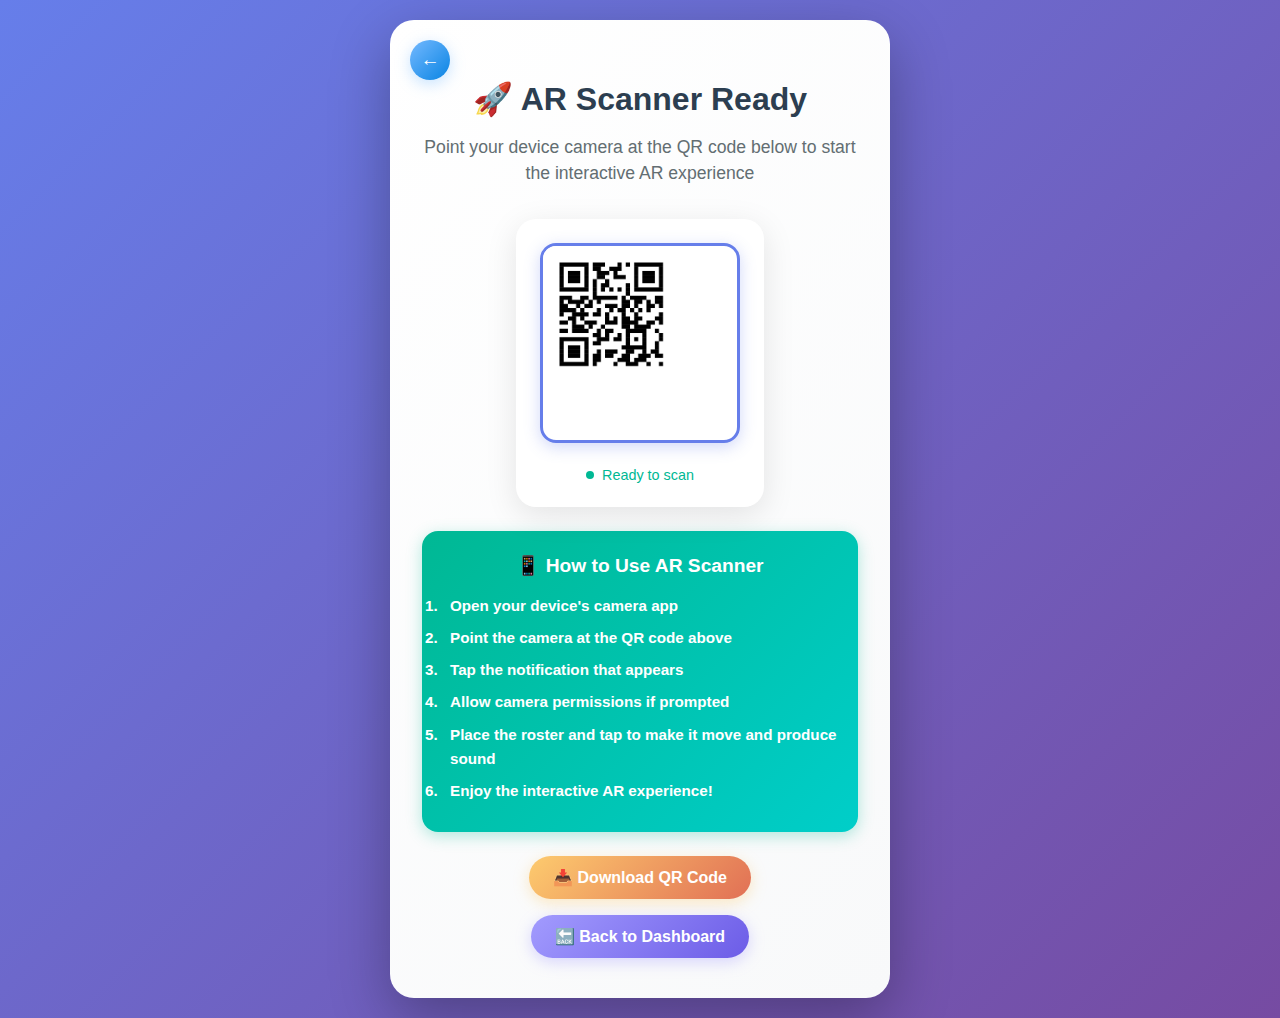
<file: ar-scanner.html>
<!DOCTYPE html>
<html lang="en">
<head>
    <meta charset="UTF-8">
    <meta name="viewport" content="width=device-width, initial-scale=1.0">
    <title>AR Scanner - STEMShare</title>
    <style>
        * {
            margin: 0;
            padding: 0;
            box-sizing: border-box;
        }
        
        body {
            font-family: 'Segoe UI', Tahoma, Geneva, Verdana, sans-serif;
            background: linear-gradient(135deg, #667eea 0%, #764ba2 100%);
            min-height: 100vh;
            display: flex;
            flex-direction: column;
            align-items: center;
            justify-content: center;
            padding: 20px;
        }
        
        .scanner-container {
            background: linear-gradient(135deg, #ffffff 0%, #f8f9fa 100%);
            border-radius: 24px;
            box-shadow: 0 20px 60px rgba(0,0,0,0.3);
            padding: 40px 32px;
            max-width: 500px;
            width: 100%;
            text-align: center;
            position: relative;
        }
        
        .back-btn {
            position: absolute;
            top: 20px;
            left: 20px;
            background: linear-gradient(135deg, #74b9ff 0%, #0984e3 100%);
            color: white;
            border: none;
            border-radius: 50%;
            width: 40px;
            height: 40px;
            font-size: 1.2em;
            cursor: pointer;
            transition: all 0.3s ease;
            box-shadow: 0 4px 15px rgba(116, 185, 255, 0.4);
            display: flex;
            align-items: center;
            justify-content: center;
        }
        
        .back-btn:hover {
            transform: scale(1.1);
            box-shadow: 0 6px 20px rgba(116, 185, 255, 0.6);
        }
        
        .scanner-title {
            color: #2c3e50;
            font-size: 2em;
            font-weight: 700;
            margin-bottom: 16px;
            margin-top: 20px;
        }
        
        .scanner-subtitle {
            color: #636e72;
            font-size: 1.1em;
            line-height: 1.5;
            margin-bottom: 32px;
        }
        
        .qr-code-container {
            background: white;
            border-radius: 20px;
            padding: 24px;
            margin: 24px auto;
            width: fit-content;
            box-shadow: 0 8px 32px rgba(0,0,0,0.1);
            display: flex;
            flex-direction: column;
            align-items: center;
            justify-content: center;
        }
        
        .qr-code-image {
            width: 200px;
            height: 200px;
            border-radius: 16px;
            border: 3px solid #667eea;
            box-shadow: 0 4px 16px rgba(102, 126, 234, 0.3);
            object-fit: contain;
            display: block;
            margin: 0 auto 16px auto;
        }
        
        .status-indicator {
            display: flex;
            align-items: center;
            justify-content: center;
            gap: 8px;
            font-size: 0.9em;
            color: #00b894;
            margin-top: 8px;
        }
        
        .status-dot {
            width: 8px;
            height: 8px;
            border-radius: 50%;
            background: #00b894;
            animation: pulse 1.5s infinite;
        }
        
        @keyframes pulse {
            0%, 100% { opacity: 1; }
            50% { opacity: 0.3; }
        }
        
        .instructions {
            background: linear-gradient(135deg, #00b894 0%, #00cec9 100%);
            color: white;
            padding: 20px;
            border-radius: 16px;
            margin-bottom: 24px;
            font-weight: 600;
            line-height: 1.6;
            box-shadow: 0 4px 16px rgba(0, 184, 148, 0.3);
        }
        
        .instructions-title {
            font-size: 1.2em;
            margin-bottom: 12px;
            display: flex;
            align-items: center;
            justify-content: center;
            gap: 8px;
        }
        
        .steps {
            text-align: left;
            font-size: 0.95em;
            margin: 0 auto;
            max-width: 400px;
        }
        
        .steps li {
            margin-bottom: 8px;
            padding-left: 8px;
        }
        
        .action-buttons {
            display: flex;
            gap: 16px;
            justify-content: center;
            flex-wrap: wrap;
        }
        
        .btn {
            padding: 12px 24px;
            border: none;
            border-radius: 25px;
            font-weight: 600;
            font-size: 1em;
            cursor: pointer;
            transition: all 0.3s ease;
            text-decoration: none;
            display: inline-flex;
            align-items: center;
            gap: 8px;
        }
        
        .btn-primary {
            background: linear-gradient(135deg, #fdcb6e 0%, #e17055 100%);
            color: white;
            box-shadow: 0 4px 15px rgba(253, 203, 110, 0.4);
        }
        
        .btn-primary:hover {
            transform: translateY(-2px);
            box-shadow: 0 6px 20px rgba(253, 203, 110, 0.6);
        }
        
        .btn-secondary {
            background: linear-gradient(135deg, #a29bfe 0%, #6c5ce7 100%);
            color: white;
            box-shadow: 0 4px 15px rgba(162, 155, 254, 0.4);
        }
        
        .btn-secondary:hover {
            transform: translateY(-2px);
            box-shadow: 0 6px 20px rgba(162, 155, 254, 0.6);
        }
        
        .scanning-animation {
            position: relative;
            overflow: hidden;
        }
        
        .scanning-animation::after {
            content: '';
            position: absolute;
            top: 0;
            left: -100%;
            width: 100%;
            height: 100%;
            background: linear-gradient(90deg, transparent, rgba(102, 126, 234, 0.3), transparent);
            animation: scan 2s infinite;
        }
        
        @keyframes scan {
            0% { left: -100%; }
            100% { left: 100%; }
        }
        
        @media (max-width: 768px) {
            .scanner-container {
                padding: 32px 24px;
                margin: 16px;
            }
            
            .scanner-title {
                font-size: 1.6em;
            }
            
            .qr-code-image {
                width: 160px;
                height: 160px;
            }
            
            .action-buttons {
                flex-direction: column;
            }
            
            .steps {
                max-width: 100%;
            }
        }
    </style>
</head>
<body>
    <div class="scanner-container">
        <button class="back-btn" onclick="window.location.href='student.html'" title="Back to Student Dashboard">
            ←
        </button>
        
        <div class="scanner-title">🚀 AR Scanner Ready</div>
        <div class="scanner-subtitle">
            Point your device camera at the QR code below to start the interactive AR experience
        </div>
        
        <div class="qr-code-container scanning-animation">
            <img src="frame.png" alt="AR Experience QR Code" class="qr-code-image">
            <div class="status-indicator">
                <div class="status-dot"></div>
                Ready to scan
            </div>
        </div>
        
        <div class="instructions">
            <div class="instructions-title">
                📱 How to Use AR Scanner
            </div>
            <ol class="steps">
                <li>Open your device's camera app</li>
                <li>Point the camera at the QR code above</li>
                <li>Tap the notification that appears</li>
                <li>Allow camera permissions if prompted</li>
                <li>Place the roster and tap to make it move and produce sound</li>
                <li>Enjoy the interactive AR experience!</li>
            </ol>
        </div>
        
        <div class="action-buttons">
            <button class="btn btn-primary" onclick="downloadQR()">
                📥 Download QR Code
            </button>
            <a href="student.html" class="btn btn-secondary">
                🔙 Back to Dashboard
            </a>
        </div>
    </div>

    <script>
        function downloadQR() {
            const link = document.createElement('a');
            link.href = 'frame.png';
            link.download = 'stemshare-ar-qr-code.png';
            document.body.appendChild(link);
            link.click();
            document.body.removeChild(link);
            
            showMessage('QR Code downloaded successfully!');
        }
        
        function showMessage(text) {
            const messageDiv = document.createElement('div');
            messageDiv.textContent = text;
            messageDiv.style.cssText = `
                position: fixed;
                top: 20px;
                right: 20px;
                background: linear-gradient(135deg, #00b894 0%, #00cec9 100%);
                color: white;
                padding: 12px 20px;
                border-radius: 8px;
                font-weight: 600;
                box-shadow: 0 4px 16px rgba(0, 184, 148, 0.3);
                z-index: 1000;
                animation: slideIn 0.3s ease-out;
            `;
            
            document.body.appendChild(messageDiv);
            
            setTimeout(() => {
                messageDiv.style.animation = 'slideOut 0.3s ease-in';
                setTimeout(() => {
                    if (document.body.contains(messageDiv)) {
                        document.body.removeChild(messageDiv);
                    }
                }, 300);
            }, 3000);
        }
        
        const style = document.createElement('style');
        style.textContent = `
            @keyframes slideIn {
                from { transform: translateX(100%); opacity: 0; }
                to { transform: translateX(0); opacity: 1; }
            }
            @keyframes slideOut {
                from { transform: translateX(0); opacity: 1; }
                to { transform: translateX(100%); opacity: 0; }
            }
        `;
        document.head.appendChild(style);
    </script>
</body>
</html>
</file>
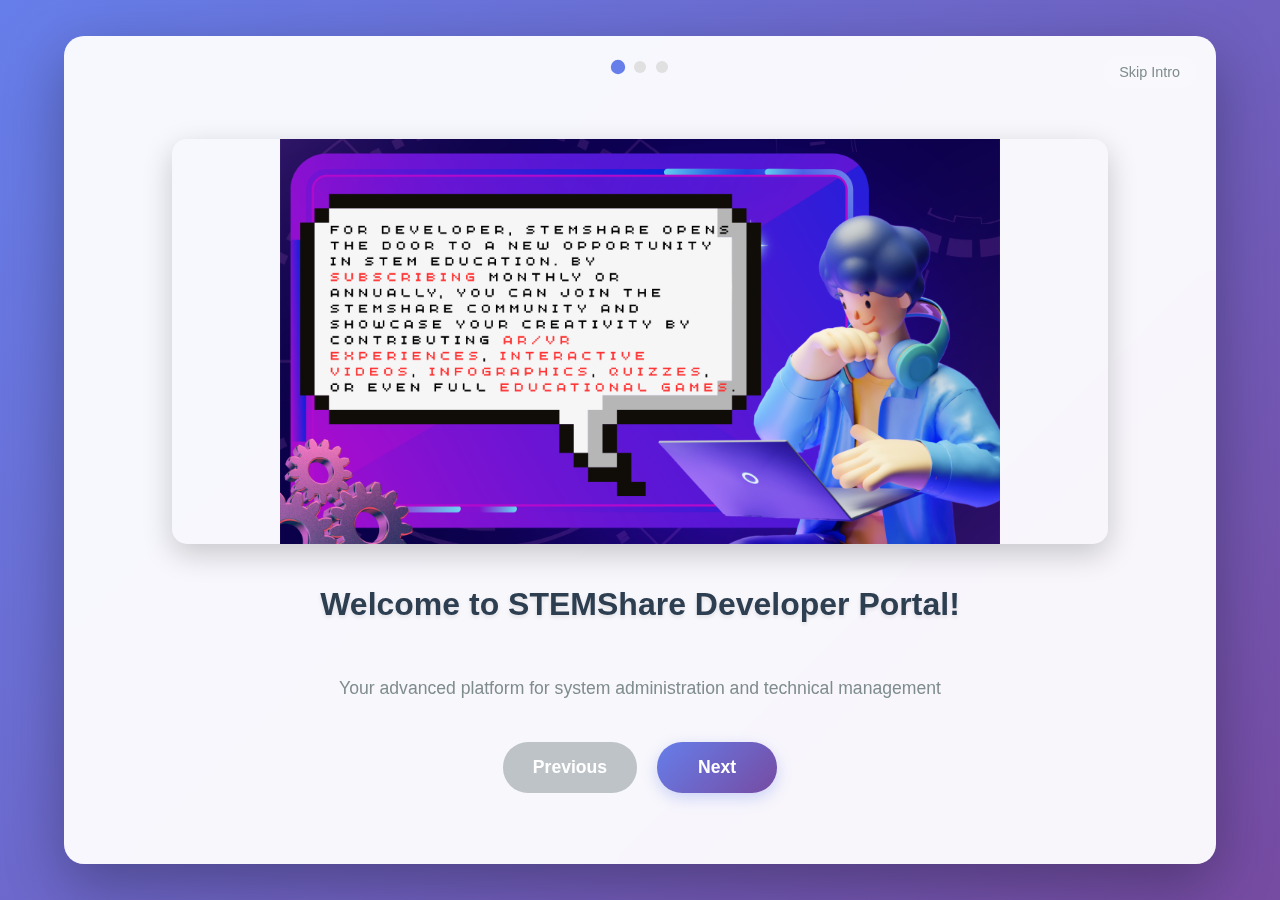
<file: developer-introduction.html>
<!DOCTYPE html>
<html lang="en">
<head>
    <meta charset="UTF-8">
    <meta name="viewport" content="width=device-width, initial-scale=1.0">
    <title>Welcome to STEMShare - Developer Introduction</title>
    <style>
        body {
            margin: 0;
            padding: 0;
            font-family: 'Segoe UI', Tahoma, Geneva, Verdana, sans-serif;
            background: linear-gradient(135deg, #667eea 0%, #764ba2 100%);
            min-height: 100vh;
            display: flex;
            align-items: center;
            justify-content: center;
        }

        .introduction-container {
            background: rgba(255, 255, 255, 0.95);
            border-radius: 20px;
            box-shadow: 0 20px 60px rgba(0, 0, 0, 0.3);
            padding: 20px;
            max-width: 95%;
            width: 95%;
            text-align: center;
            position: relative;
            backdrop-filter: blur(10px);
            height: 95vh;
            display: flex;
            flex-direction: column;
            justify-content: center;
            box-sizing: border-box;
        }

        .introduction-image {
            width: 100%;
            max-width: 90%;
            height: auto;
            max-height: 50vh;
            object-fit: contain;
            border-radius: 15px;
            box-shadow: 0 10px 30px rgba(0, 0, 0, 0.2);
            transition: transform 0.3s ease;
        }

        .introduction-image:hover {
            transform: scale(1.02);
        }

        .introduction-title {
            font-size: 2em;
            font-weight: 700;
            color: #2c3e50;
            margin-bottom: 15px;
            text-shadow: 0 2px 4px rgba(0, 0, 0, 0.1);
        }

        .introduction-subtitle {
            font-size: 1.1em;
            color: #7f8c8d;
            margin-bottom: 20px;
            line-height: 1.5;
        }

        .navigation-buttons {
            display: flex;
            justify-content: center;
            gap: 20px;
        }

        .nav-btn {
            background: linear-gradient(135deg, #667eea 0%, #764ba2 100%);
            color: white;
            border: none;
            padding: 15px 30px;
            border-radius: 25px;
            font-size: 1.1em;
            font-weight: 600;
            cursor: pointer;
            transition: all 0.3s ease;
            box-shadow: 0 5px 15px rgba(102, 126, 234, 0.3);
            min-width: 120px;
        }

        .nav-btn:hover {
            transform: translateY(-3px);
            box-shadow: 0 8px 25px rgba(102, 126, 234, 0.4);
        }

        .nav-btn:disabled {
            background: #bdc3c7;
            cursor: not-allowed;
            transform: none;
            box-shadow: none;
        }

        .lets-go-btn {
            background: linear-gradient(135deg, #00b894 0%, #00cec9 100%);
            font-size: 1.2em;
            padding: 18px 40px;
            min-width: 150px;
        }

        .lets-go-btn:hover {
            box-shadow: 0 8px 25px rgba(0, 184, 148, 0.4);
        }

        .progress-indicator {
            display: flex;
            justify-content: center;
            gap: 10px;
            margin-bottom: 20px;
        }

        .content-wrapper {
            flex: 1;
            display: flex;
            flex-direction: column;
            justify-content: center;
            align-items: center;
            gap: 20px;
        }

        .progress-dot {
            width: 12px;
            height: 12px;
            border-radius: 50%;
            background: #e0e0e0;
            transition: all 0.3s ease;
        }

        .progress-dot.active {
            background: #667eea;
            transform: scale(1.2);
        }

        .skip-intro {
            position: absolute;
            top: 20px;
            right: 20px;
            background: rgba(255, 255, 255, 0.2);
            color: #7f8c8d;
            border: none;
            padding: 8px 16px;
            border-radius: 20px;
            font-size: 0.9em;
            cursor: pointer;
            transition: all 0.3s ease;
        }

        .skip-intro:hover {
            background: rgba(255, 255, 255, 0.3);
            color: #2c3e50;
        }

        @media (max-width: 768px) {
            .introduction-container {
                padding: 20px 15px;
                margin: 10px;
                height: 95vh;
                width: 98%;
                max-width: 98%;
            }

            .content-wrapper {
                gap: 15px;
            }

            .introduction-image {
                max-width: 95%;
                max-height: 50vh;
            }

            .introduction-title {
                font-size: 1.8em;
                margin-bottom: 0;
            }

            .introduction-subtitle {
                font-size: 1em;
                margin-bottom: 0;
            }

            .navigation-buttons {
                flex-direction: column;
                align-items: center;
                gap: 15px;
            }

            .nav-btn {
                width: 180px;
                padding: 12px 24px;
                font-size: 1em;
            }

            .progress-indicator {
                margin-bottom: 20px;
            }
        }

        /* Large screens - maximize image size */
        @media (min-width: 1200px) {
            .introduction-container {
                max-width: 90%;
                padding: 25px;
                height: 92vh;
            }

            .introduction-image {
                max-width: 85%;
                max-height: 45vh;
            }
        }

        /* Medium screens - balanced layout */
        @media (min-width: 769px) and (max-width: 1199px) {
            .introduction-container {
                max-width: 92%;
                padding: 25px;
                height: 93vh;
            }

            .introduction-image {
                max-width: 88%;
                max-height: 48vh;
            }
        }

        .fade-in {
            animation: fadeIn 0.5s ease-in;
        }

        @keyframes fadeIn {
            from {
                opacity: 0;
                transform: translateY(20px);
            }
            to {
                opacity: 1;
                transform: translateY(0);
            }
        }
    </style>
</head>
<body>
    <div class="introduction-container fade-in">
        <button class="skip-intro" onclick="skipIntroduction()">Skip Intro</button>
        
        <div class="progress-indicator">
            <div class="progress-dot active" id="dot1"></div>
            <div class="progress-dot" id="dot2"></div>
            <div class="progress-dot" id="dot3"></div>
        </div>

        <div class="content-wrapper">
            <img src="developer1.png" alt="Developer Introduction Image 1" class="introduction-image" id="introImage">
            
            <h1 class="introduction-title" id="introTitle">Welcome to STEMShare Developer Portal!</h1>
            <p class="introduction-subtitle" id="introSubtitle">Your advanced platform for system administration and technical management</p>
            
            <div class="navigation-buttons">
                <button class="nav-btn" id="prevBtn" onclick="previousImage()" disabled>Previous</button>
                <button class="nav-btn" id="nextBtn" onclick="nextImage()">Next</button>
                <button class="nav-btn lets-go-btn" id="letsGoBtn" onclick="goToMainPage()" style="display: none;">Let's Go!</button>
            </div>
        </div>
    </div>

    <script>
        let currentImageIndex = 0;
        const totalImages = 3;
        
        const introductionData = [
            {
                image: 'developer1.png',
                title: 'Welcome to STEMShare Developer Portal!',
                subtitle: 'Your advanced platform for system administration and technical management'
            },
            {
                image: 'developer2.png',
                title: 'System Administration',
                subtitle: 'Monitor system performance, manage user accounts, and maintain platform infrastructure'
            },
            {
                image: 'developer3.png',
                title: 'Technical Support & Development',
                subtitle: 'Debug issues, implement new features, and ensure optimal platform functionality'
            }
        ];

        function updateIntroduction() {
            const data = introductionData[currentImageIndex];
            
            // Update image
            document.getElementById('introImage').src = data.image;
            document.getElementById('introTitle').textContent = data.title;
            document.getElementById('introSubtitle').textContent = data.subtitle;
            
            // Update progress dots
            document.querySelectorAll('.progress-dot').forEach((dot, index) => {
                dot.classList.toggle('active', index === currentImageIndex);
            });
            
            // Update navigation buttons
            document.getElementById('prevBtn').disabled = currentImageIndex === 0;
            document.getElementById('nextBtn').style.display = currentImageIndex === totalImages - 1 ? 'none' : 'inline-block';
            document.getElementById('letsGoBtn').style.display = currentImageIndex === totalImages - 1 ? 'inline-block' : 'none';
            
            // Add fade-in animation
            const container = document.querySelector('.introduction-container');
            container.classList.remove('fade-in');
            void container.offsetWidth; // Trigger reflow
            container.classList.add('fade-in');
        }

        function nextImage() {
            if (currentImageIndex < totalImages - 1) {
                currentImageIndex++;
                updateIntroduction();
            }
        }

        function previousImage() {
            if (currentImageIndex > 0) {
                currentImageIndex--;
                updateIntroduction();
            }
        }

        function goToMainPage() {
            // Store that the user has seen the introduction
            localStorage.setItem('hasSeenDeveloperIntroduction', 'true');
            // Redirect to the main developer page
            window.location.href = 'developer.html';
        }

        function skipIntroduction() {
            // Store that the user has seen the introduction
            localStorage.setItem('hasSeenDeveloperIntroduction', 'true');
            // Redirect to the main developer page
            window.location.href = 'developer.html';
        }

        // Keyboard navigation
        document.addEventListener('keydown', function(event) {
            if (event.key === 'ArrowRight' || event.key === ' ') {
                event.preventDefault();
                if (currentImageIndex < totalImages - 1) {
                    nextImage();
                } else {
                    goToMainPage();
                }
            } else if (event.key === 'ArrowLeft') {
                event.preventDefault();
                previousImage();
            } else if (event.key === 'Escape') {
                event.preventDefault();
                skipIntroduction();
            }
        });

        // Initialize the introduction
        updateIntroduction();
    </script>
</body>
</html>
</file>
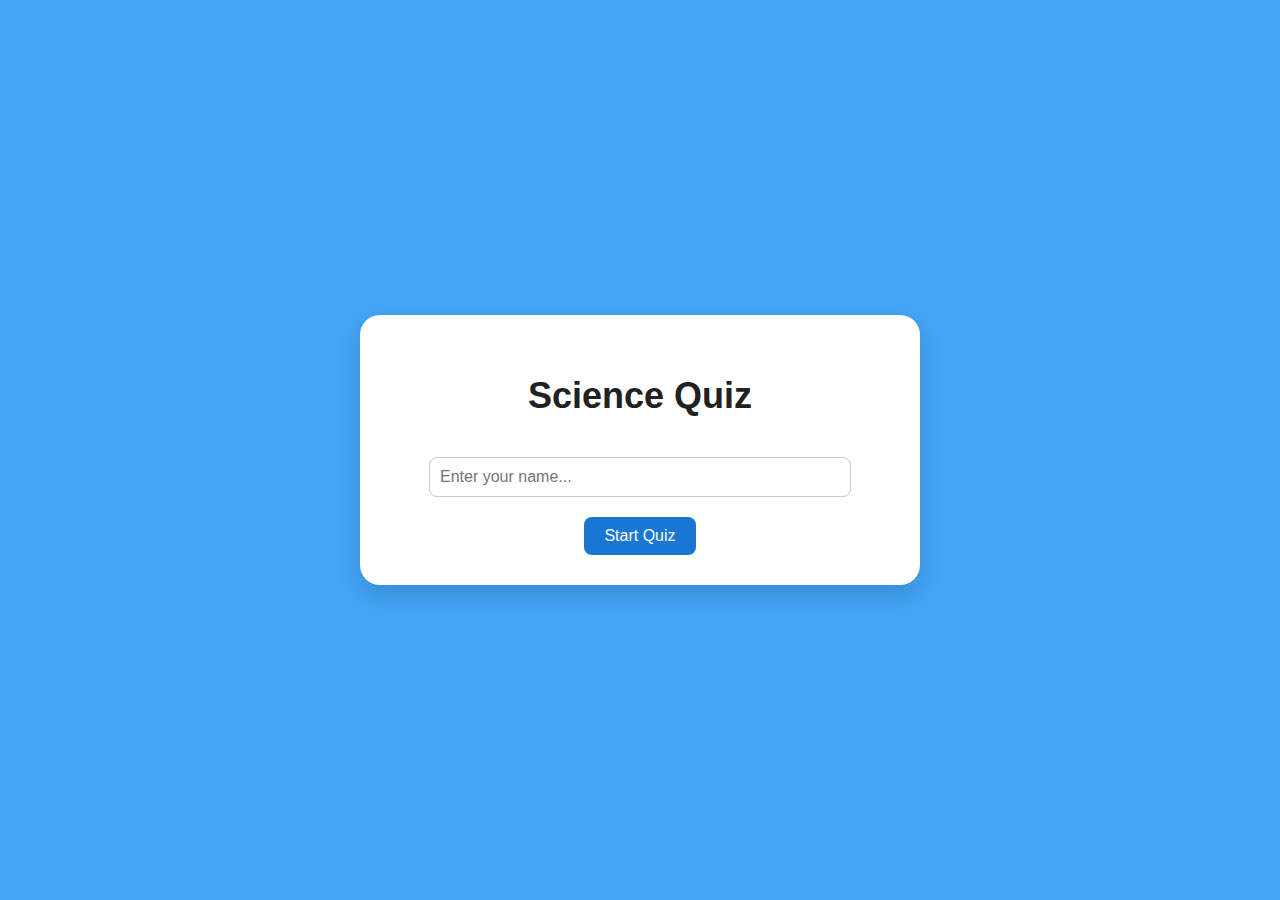
<file: game.html>
<!DOCTYPE html>
<html lang="en">
<head>
  <meta charset="UTF-8" />
  <title>Science Quiz</title>
  <meta name="viewport" content="width=device-width, initial-scale=1.0" />
  <style>
    body {
      font-family: 'Segoe UI', sans-serif;
      background-color: #42a5f5;
      margin: 0;
      padding: 0;
      display: flex;
      justify-content: center;
      align-items: center;
      min-height: 100vh;
    }

    .quiz-container {
      background-color: white;
      border-radius: 20px;
      padding: 30px;
      width: 90%;
      max-width: 500px;
      box-shadow: 0 10px 25px rgba(0,0,0,0.15);
      text-align: center;
    }

    .quiz-header {
      font-size: 36px;
      font-weight: bold;
      color: #212121;
    }

    .question-text {
      font-size: 20px;
      color: #555;
      margin: 20px 0;
    }

    .option-grid {
      display: grid;
      grid-template-columns: 1fr 1fr;
      gap: 15px;
      margin-top: 20px;
    }

    .option {
      background-color: #fff;
      border: 2px solid #90caf9;
      padding: 12px;
      border-radius: 10px;
      cursor: pointer;
      font-size: 16px;
      font-weight: bold;
      transition: 0.3s;
    }

    .option:hover {
      background-color: #e3f2fd;
    }

    #progress {
      margin-top: 15px;
      font-size: 14px;
      color: #333;
    }

    .hidden {
      display: none;
    }

    button {
      background-color: #1976d2;
      color: white;
      border: none;
      padding: 10px 20px;
      border-radius: 8px;
      font-size: 16px;
      margin-top: 20px;
      cursor: pointer;
    }

    button:hover {
      background-color: #1565c0;
    }

    input[type="text"] {
      width: 80%;
      padding: 10px;
      border-radius: 8px;
      border: 1px solid #ccc;
      font-size: 16px;
      margin-top: 10px;
    }

    #scoreboard ul {
      list-style: none;
      padding: 0;
    }

    #scoreboard li {
      text-align: left;
      padding: 5px 0;
    }
  </style>
</head>
<body>

<div class="quiz-container">
  <div id="nameBox">
    <h2 class="quiz-header">Science Quiz</h2>
    <input type="text" id="studentName" placeholder="Enter your name..." />
    <br>
    <button onclick="startQuiz()">Start Quiz</button>
  </div>

  <div id="quizBox" class="hidden">
    <div class="question-text" id="questionText"></div>
    <div class="option-grid" id="options"></div>
    <div id="progress"></div>
  </div>

  <div id="endScreen" class="hidden">
    <h3 id="result"></h3>
    <div id="scoreboard">
      <h3>🏆 Previous Player Scores:</h3>
      <ul id="playerList"></ul>
    </div>
    <button onclick="restart()">Play Again</button>
  </div>
</div>

<script>
  const questions = [
    {
      question: "What is the chemical symbol for water?",
      options: ["H2O", "O2", "CO2", "NaCl"],
      answer: "H2O"
    },
    {
      question: "Which planet is known as the Red Planet?",
      options: ["Venus", "Mars", "Jupiter", "Mercury"],
      answer: "Mars"
    },
    {
      question: "What gas do plants absorb from the atmosphere?",
      options: ["Oxygen", "Carbon Dioxide", "Nitrogen", "Hydrogen"],
      answer: "Carbon Dioxide"
    },
    {
      question: "What part of the cell contains the genetic material (DNA)?",
      options: ["Ribosome", "Nucleus", "Mitochondria", "Cytoplasm"],
      answer: "Nucleus"
    },
    {
      question: "What force keeps planets in orbit around the sun?",
      options: ["Magnetism", "Electricity", "Friction", "Gravity"],
      answer: "Gravity"
    },
    {
      question: "Which organ is responsible for pumping blood throughout the body?",
      options: ["Liver", "Brain", "Heart", "Lungs"],
      answer: "Heart"
    }
  ];

  const QUIZ_KEY = "science_quiz_scores";

  let currentIndex = 0;
  let score = 0;
  let studentName = "";

  function startQuiz() {
    const nameInput = document.getElementById("studentName").value.trim();
    if (nameInput === "") {
      alert("Please enter your name.");
      return;
    }
    studentName = nameInput;
    document.getElementById("nameBox").classList.add("hidden");
    document.getElementById("quizBox").classList.remove("hidden");
    showQuestion();
  }

  function showQuestion() {
    const q = questions[currentIndex];
    document.getElementById("questionText").innerHTML = q.question;
    const optionsBox = document.getElementById("options");
    optionsBox.innerHTML = "";
    q.options.forEach((option, index) => {
      const btn = document.createElement("div");
      const label = String.fromCharCode(65 + index); // A, B, C, D
      btn.className = "option";
      btn.innerText = `${label}: ${option}`;
      btn.onclick = () => checkAnswer(option);
      optionsBox.appendChild(btn);
    });
    document.getElementById("progress").innerText = `Question ${currentIndex + 1} of ${questions.length}`;
  }

  function checkAnswer(selected) {
    if (selected === questions[currentIndex].answer) {
      score++;
    }
    currentIndex++;
    if (currentIndex < questions.length) {
      showQuestion();
    } else {
      endQuiz();
    }
  }

  function endQuiz() {
    document.getElementById("quizBox").classList.add("hidden");
    document.getElementById("endScreen").classList.remove("hidden");
    document.getElementById("result").innerText = `🎉 ${studentName}, your score is ${score}/${questions.length}`;

    saveScore(studentName, score);
    showAllScores();
  }

  function saveScore(name, score) {
    let scores = JSON.parse(localStorage.getItem(QUIZ_KEY)) || {};
    scores[name] = score;
    localStorage.setItem(QUIZ_KEY, JSON.stringify(scores));
  }

  function showAllScores() {
    const scoreList = document.getElementById("playerList");
    scoreList.innerHTML = "";
    const scores = JSON.parse(localStorage.getItem(QUIZ_KEY)) || {};
    for (const [name, score] of Object.entries(scores)) {
      const li = document.createElement("li");
      li.innerText = `${name}: ${score} / ${questions.length}`;
      scoreList.appendChild(li);
    }
  }

  function restart() {
    currentIndex = 0;
    score = 0;
    studentName = "";
    document.getElementById("studentName").value = "";
    document.getElementById("endScreen").classList.add("hidden");
    document.getElementById("nameBox").classList.remove("hidden");
  }
</script>

</body>
</html>
</file>
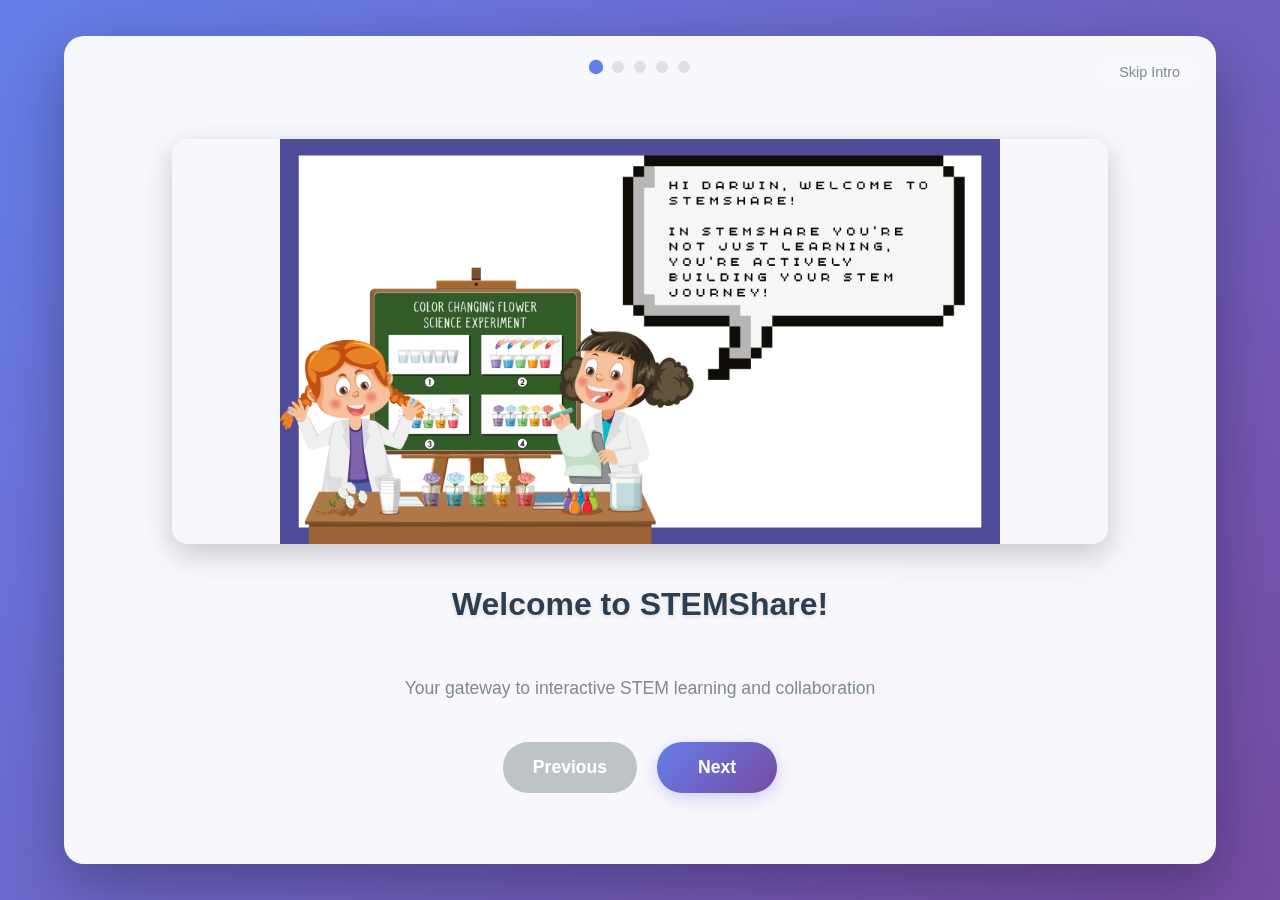
<file: introduction.html>
<!DOCTYPE html>
<html lang="en">
<head>
    <meta charset="UTF-8">
    <meta name="viewport" content="width=device-width, initial-scale=1.0">
    <title>Welcome to STEMShare - Introduction</title>
    <style>
        body {
            margin: 0;
            padding: 0;
            font-family: 'Segoe UI', Tahoma, Geneva, Verdana, sans-serif;
            background: linear-gradient(135deg, #667eea 0%, #764ba2 100%);
            min-height: 100vh;
            display: flex;
            align-items: center;
            justify-content: center;
        }

        .introduction-container {
            background: rgba(255, 255, 255, 0.95);
            border-radius: 20px;
            box-shadow: 0 20px 60px rgba(0, 0, 0, 0.3);
            padding: 20px;
            max-width: 95%;
            width: 95%;
            text-align: center;
            position: relative;
            backdrop-filter: blur(10px);
            height: 95vh;
            display: flex;
            flex-direction: column;
            justify-content: center;
            box-sizing: border-box;
        }

        .introduction-image {
            width: 100%;
            max-width: 90%;
            height: auto;
            max-height: 50vh;
            object-fit: contain;
            border-radius: 15px;
            box-shadow: 0 10px 30px rgba(0, 0, 0, 0.2);
            transition: transform 0.3s ease;
        }

        .introduction-image:hover {
            transform: scale(1.02);
        }

        .introduction-title {
            font-size: 2em;
            font-weight: 700;
            color: #2c3e50;
            margin-bottom: 15px;
            text-shadow: 0 2px 4px rgba(0, 0, 0, 0.1);
        }

        .introduction-subtitle {
            font-size: 1.1em;
            color: #7f8c8d;
            margin-bottom: 20px;
            line-height: 1.5;
        }

        .navigation-buttons {
            display: flex;
            justify-content: center;
            gap: 20px;
        }

        .nav-btn {
            background: linear-gradient(135deg, #667eea 0%, #764ba2 100%);
            color: white;
            border: none;
            padding: 15px 30px;
            border-radius: 25px;
            font-size: 1.1em;
            font-weight: 600;
            cursor: pointer;
            transition: all 0.3s ease;
            box-shadow: 0 5px 15px rgba(102, 126, 234, 0.3);
            min-width: 120px;
        }

        .nav-btn:hover {
            transform: translateY(-3px);
            box-shadow: 0 8px 25px rgba(102, 126, 234, 0.4);
        }

        .nav-btn:disabled {
            background: #bdc3c7;
            cursor: not-allowed;
            transform: none;
            box-shadow: none;
        }

        .lets-go-btn {
            background: linear-gradient(135deg, #00b894 0%, #00cec9 100%);
            font-size: 1.2em;
            padding: 18px 40px;
            min-width: 150px;
        }

        .lets-go-btn:hover {
            box-shadow: 0 8px 25px rgba(0, 184, 148, 0.4);
        }

        .progress-indicator {
            display: flex;
            justify-content: center;
            gap: 10px;
            margin-bottom: 20px;
        }

        .content-wrapper {
            flex: 1;
            display: flex;
            flex-direction: column;
            justify-content: center;
            align-items: center;
            gap: 20px;
        }

        .progress-dot {
            width: 12px;
            height: 12px;
            border-radius: 50%;
            background: #e0e0e0;
            transition: all 0.3s ease;
        }

        .progress-dot.active {
            background: #667eea;
            transform: scale(1.2);
        }

        .skip-intro {
            position: absolute;
            top: 20px;
            right: 20px;
            background: rgba(255, 255, 255, 0.2);
            color: #7f8c8d;
            border: none;
            padding: 8px 16px;
            border-radius: 20px;
            font-size: 0.9em;
            cursor: pointer;
            transition: all 0.3s ease;
        }

        .skip-intro:hover {
            background: rgba(255, 255, 255, 0.3);
            color: #2c3e50;
        }

        @media (max-width: 768px) {
            .introduction-container {
                padding: 20px 15px;
                margin: 10px;
                height: 95vh;
                width: 98%;
                max-width: 98%;
            }

            .content-wrapper {
                gap: 15px;
            }

            .introduction-image {
                max-width: 95%;
                max-height: 50vh;
            }

            .introduction-title {
                font-size: 1.8em;
                margin-bottom: 0;
            }

            .introduction-subtitle {
                font-size: 1em;
                margin-bottom: 0;
            }

            .navigation-buttons {
                flex-direction: column;
                align-items: center;
                gap: 15px;
            }

            .nav-btn {
                width: 180px;
                padding: 12px 24px;
                font-size: 1em;
            }

            .progress-indicator {
                margin-bottom: 20px;
            }
        }

        /* Large screens - maximize image size */
        @media (min-width: 1200px) {
            .introduction-container {
                max-width: 90%;
                padding: 25px;
                height: 92vh;
            }

            .introduction-image {
                max-width: 85%;
                max-height: 45vh;
            }
        }

        /* Medium screens - balanced layout */
        @media (min-width: 769px) and (max-width: 1199px) {
            .introduction-container {
                max-width: 92%;
                padding: 25px;
                height: 93vh;
            }

            .introduction-image {
                max-width: 88%;
                max-height: 48vh;
            }
        }

        .fade-in {
            animation: fadeIn 0.5s ease-in;
        }

        @keyframes fadeIn {
            from {
                opacity: 0;
                transform: translateY(20px);
            }
            to {
                opacity: 1;
                transform: translateY(0);
            }
        }
    </style>
</head>
<body>
    <div class="introduction-container fade-in">
        <button class="skip-intro" onclick="skipIntroduction()">Skip Intro</button>
        
        <div class="progress-indicator">
            <div class="progress-dot active" id="dot1"></div>
            <div class="progress-dot" id="dot2"></div>
            <div class="progress-dot" id="dot3"></div>
            <div class="progress-dot" id="dot4"></div>
            <div class="progress-dot" id="dot5"></div>
        </div>

        <div class="content-wrapper">
            <img src="student1.png" alt="Introduction Image 1" class="introduction-image" id="introImage">
            
            <h1 class="introduction-title" id="introTitle">Welcome to STEMShare!</h1>
            <p class="introduction-subtitle" id="introSubtitle">Your gateway to interactive STEM learning and collaboration</p>
            
            <div class="navigation-buttons">
                <button class="nav-btn" id="prevBtn" onclick="previousImage()" disabled>Previous</button>
                <button class="nav-btn" id="nextBtn" onclick="nextImage()">Next</button>
                <button class="nav-btn lets-go-btn" id="letsGoBtn" onclick="goToMainPage()" style="display: none;">Let's Go!</button>
            </div>
        </div>
    </div>

    <script>
        let currentImageIndex = 0;
        const totalImages = 5;
        
        const introductionData = [
            {
                image: 'student1.png',
                title: 'Welcome to STEMShare!',
                subtitle: 'Your gateway to interactive STEM learning and collaboration'
            },
            {
                image: 'student2.png',
                title: 'Discover Amazing Resources',
                subtitle: 'Access educational materials, notes, and study resources shared by teachers and students'
            },
            {
                image: 'student3.png',
                title: 'Play Educational Games',
                subtitle: 'Learn while having fun with interactive games and earn points to unlock more features'
            },
            {
                image: 'student4.png',
                title: 'Get AI-Powered Help',
                subtitle: 'Our intelligent AI assistant is here to help you with your studies and answer questions'
            },
            {
                image: 'student5.png',
                title: 'Experience AR/VR Learning',
                subtitle: 'Immerse yourself in cutting-edge augmented and virtual reality educational experiences'
            }
        ];

        function updateIntroduction() {
            const data = introductionData[currentImageIndex];
            
            // Update image
            document.getElementById('introImage').src = data.image;
            document.getElementById('introTitle').textContent = data.title;
            document.getElementById('introSubtitle').textContent = data.subtitle;
            
            // Update progress dots
            document.querySelectorAll('.progress-dot').forEach((dot, index) => {
                dot.classList.toggle('active', index === currentImageIndex);
            });
            
            // Update navigation buttons
            document.getElementById('prevBtn').disabled = currentImageIndex === 0;
            document.getElementById('nextBtn').style.display = currentImageIndex === totalImages - 1 ? 'none' : 'inline-block';
            document.getElementById('letsGoBtn').style.display = currentImageIndex === totalImages - 1 ? 'inline-block' : 'none';
            
            // Add fade-in animation
            const container = document.querySelector('.introduction-container');
            container.classList.remove('fade-in');
            void container.offsetWidth; // Trigger reflow
            container.classList.add('fade-in');
        }

        function nextImage() {
            if (currentImageIndex < totalImages - 1) {
                currentImageIndex++;
                updateIntroduction();
            }
        }

        function previousImage() {
            if (currentImageIndex > 0) {
                currentImageIndex--;
                updateIntroduction();
            }
        }

        function goToMainPage() {
            // Store that the user has seen the introduction
            localStorage.setItem('hasSeenIntroduction', 'true');
            // Redirect to the main student page
            window.location.href = 'student.html';
        }

        function skipIntroduction() {
            // Store that the user has seen the introduction
            localStorage.setItem('hasSeenIntroduction', 'true');
            // Redirect to the main student page
            window.location.href = 'student.html';
        }

        // Keyboard navigation
        document.addEventListener('keydown', function(event) {
            if (event.key === 'ArrowRight' || event.key === ' ') {
                event.preventDefault();
                if (currentImageIndex < totalImages - 1) {
                    nextImage();
                } else {
                    goToMainPage();
                }
            } else if (event.key === 'ArrowLeft') {
                event.preventDefault();
                previousImage();
            } else if (event.key === 'Escape') {
                event.preventDefault();
                skipIntroduction();
            }
        });

        // Initialize the introduction
        updateIntroduction();
    </script>
</body>
</html>
</file>
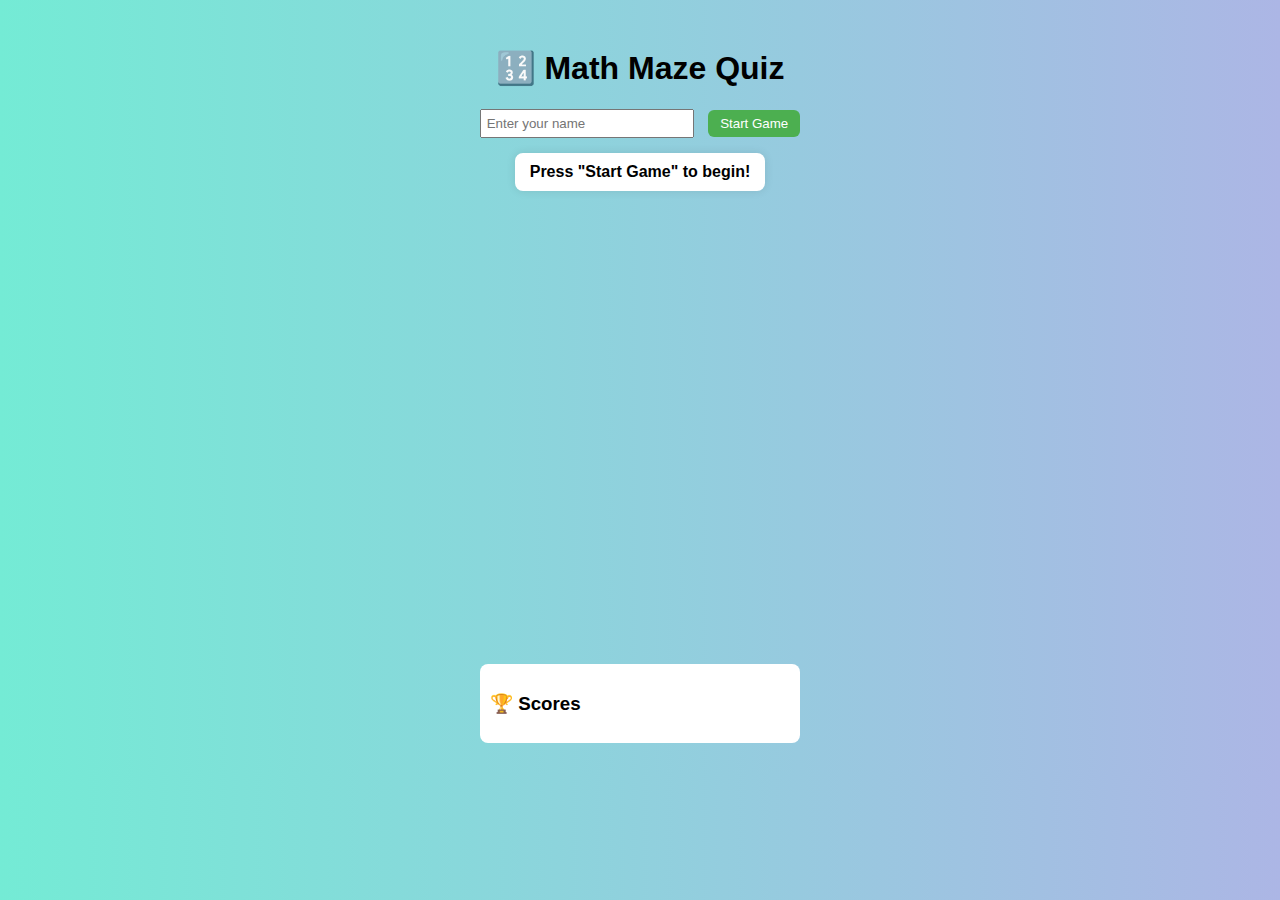
<file: math.html>
<!DOCTYPE html>
<html lang="en">
<head>
  <meta charset="UTF-8">
  <title>Math Maze Game</title>
  <style>
    body {
      font-family: 'Segoe UI', sans-serif;
      background: linear-gradient(to right, #74ebd5, #acb6e5);
      display: flex;
      flex-direction: column;
      align-items: center;
      padding: 20px;
    }

    #maze {
      display: grid;
      grid-template-columns: repeat(10, 40px);
      grid-template-rows: repeat(10, 40px);
      gap: 2px;
      margin-bottom: 20px;
    }

    .cell {
      width: 40px;
      height: 40px;
      background: white;
      border: 1px solid #ccc;
      box-sizing: border-box;
      border-radius: 4px;
      display: flex;
      align-items: center;
      justify-content: center;
      font-weight: bold;
      font-size: 14px;
    }

    .wall {
      background: #333;
    }

    .player {
      background: #4CAF50;
      color: white;
    }

    .answer {
      background: #FFD700;
      color: #222;
    }

    #questionBox {
      background: white;
      padding: 10px 15px;
      border-radius: 8px;
      margin: 15px 0;
      box-shadow: 0 0 10px rgba(0,0,0,0.1);
      text-align: center;
    }

    input[type="text"] {
      padding: 5px;
      width: 200px;
      margin-right: 10px;
    }

    button {
      padding: 6px 12px;
      background: #4CAF50;
      color: white;
      border: none;
      border-radius: 6px;
      cursor: pointer;
    }

    button:hover {
      background: #388E3C;
    }

    #scoreboard {
      margin-top: 20px;
      background: #fff;
      padding: 10px;
      border-radius: 8px;
      max-width: 300px;
      width: 100%;
    }
  </style>
</head>
<body>

<h1>🔢 Math Maze Quiz</h1>
<div>
  <input type="text" id="playerName" placeholder="Enter your name">
  <button onclick="startGame()">Start Game</button>
</div>

<div id="questionBox">
  <strong id="questionText">Press "Start Game" to begin!</strong><br>
  <span id="roundInfo"></span>
</div>

<div id="maze"></div>

<div id="scoreboard">
  <h3>🏆 Scores</h3>
  <ul id="scoreList"></ul>
</div>

<script>
  const mazeLayoutTemplate = [
    "##########",
    "#   #    #",
    "# # # ## #",
    "# #    # #",
    "# #### # #",
    "#      # #",
    "######   #",
    "#   # ## #",
    "# #      #",
    "#P########"
  ];

  const answerSpots = [
    { x: 1, y: 1 },
    { x: 8, y: 1 },
    { x: 2, y: 5 }
  ]; // these are dead ends

  const maze = document.getElementById("maze");
  const questionText = document.getElementById("questionText");
  const roundInfo = document.getElementById("roundInfo");
  const scoreList = document.getElementById("scoreList");

  let mazeLayout = [];
  let playerPos = { x: 1, y: 9 };
  let playerName = "";
  let round = 0;
  let totalRounds = 5;
  let score = 0;
  let correctAnswer = 0;
  let currentOptions = [];

  function generateMathQuestion() {
    const a = Math.floor(Math.random() * 10 + 1);
    const b = Math.floor(Math.random() * 10 + 1);
    const op = ["+", "-", "×"][Math.floor(Math.random() * 3)];
    let question, answer;

    switch (op) {
      case "+": question = `${a} + ${b}`; answer = a + b; break;
      case "-": question = `${a} - ${b}`; answer = a - b; break;
      case "×": question = `${a} × ${b}`; answer = a * b; break;
    }

    let options = [answer];
    while (options.length < 3) {
      let wrong = answer + Math.floor(Math.random() * 10 - 5);
      if (!options.includes(wrong)) options.push(wrong);
    }

    options.sort(() => Math.random() - 0.5);
    return { question, answer, options };
  }

  function injectAnswersIntoMaze(options) {
    mazeLayout = mazeLayoutTemplate.map(row => row.split(""));

    for (let i = 0; i < answerSpots.length; i++) {
      const { x, y } = answerSpots[i];
      mazeLayout[y][x] = options[i].toString(); // use number directly
    }
  }

  function renderMaze() {
    maze.innerHTML = "";
    for (let y = 0; y < mazeLayout.length; y++) {
      for (let x = 0; x < mazeLayout[y].length; x++) {
        const cell = document.createElement("div");
        cell.classList.add("cell");
        const char = mazeLayout[y][x];

        if (char === "#") cell.classList.add("wall");
        else if (x === playerPos.x && y === playerPos.y) cell.classList.add("player");
        else if (!isNaN(parseInt(char))) cell.classList.add("answer");

        cell.textContent = (x === playerPos.x && y === playerPos.y) ? "" : char;
        maze.appendChild(cell);
      }
    }
  }

  function handleKey(e) {
    let { x, y } = playerPos;
    if (e.key === "ArrowUp") y--;
    else if (e.key === "ArrowDown") y++;
    else if (e.key === "ArrowLeft") x--;
    else if (e.key === "ArrowRight") x++;

    const cell = mazeLayout[y]?.[x];
    if (cell && cell !== "#") {
      playerPos = { x, y };
      renderMaze();

      if (!isNaN(parseInt(cell))) {
        const selected = parseInt(cell);
        if (selected === correctAnswer) {
          alert("✅ Correct!");
          score++;
        } else {
          alert(`❌ Incorrect! The correct answer was ${correctAnswer}`);
        }
        round++;
        if (round < totalRounds) {
          startRound();
        } else {
          alert(`🎉 Game Over! Your final score: ${score}/${totalRounds}`);
          updateScore(playerName, score);
          questionText.textContent = "Game over! Click 'Start Game' to play again.";
          roundInfo.textContent = "";
        }
      }
    }
  }

  function startGame() {
    const nameInput = document.getElementById("playerName");
    const name = nameInput.value.trim();
    if (!name) return alert("Enter your name!");
    playerName = name;
    score = 0;
    round = 0;
    startRound();
    document.removeEventListener("keydown", handleKey);
    document.addEventListener("keydown", handleKey);
  }

  function startRound() {
    playerPos = { x: 1, y: 9 };
    const q = generateMathQuestion();
    correctAnswer = q.answer;
    currentOptions = q.options;
    injectAnswersIntoMaze(currentOptions);
    renderMaze();
    questionText.textContent = `🧮 ${q.question}`;
    roundInfo.textContent = `Round ${round + 1} of ${totalRounds}`;
  }

  function updateScore(name, points) {
    let scores = JSON.parse(localStorage.getItem("mathMazeScores")) || {};
    scores[name] = (scores[name] || 0) + points;
    localStorage.setItem("mathMazeScores", JSON.stringify(scores));
    displayScores();
    
    // Update performance data
    updatePerformanceData(name, points);
  }

  function updatePerformanceData(name, quizScore) {
    // Calculate percentage score
    const percentage = Math.round((quizScore / totalRounds) * 100);
    
    // Get existing performance data from localStorage
    let performanceData = JSON.parse(localStorage.getItem('studentPerformance')) || {
      student: {
        name: name,
        school: "SMK Kapit",
        level: "Basic"
      },
      subjects: {
        science: {
          name: "Science Quiz Game",
          topics: [
            { name: "Topic 1", score: 85, maxScore: 100 },
            { name: "Topic 2", score: 92, maxScore: 100 },
            { name: "Topic 3", score: 78, maxScore: 100 }
          ]
        },
        math: {
          name: "Math Quiz Game",
          topics: [
            { name: "Topic 1", score: 88, maxScore: 100 },
            { name: "Topic 2", score: 95, maxScore: 100 },
            { name: "Topic 3", score: 82, maxScore: 100 }
          ]
        }
      },
      stats: {
        totalQuizzes: 12,
        averageScore: 86,
        bestSubject: "Math",
        studyStreak: 5
      },
      achievements: [
        { icon: "🎯", title: "Perfect Score!", desc: "Scored 100% on a quiz" },
        { icon: "🔥", title: "5 Day Streak", desc: "Studied for 5 days straight" },
        { icon: "🌟", title: "Quick Learner", desc: "Completed 10 quizzes" },
        { icon: "🏆", title: "Top Performer", desc: "Scored above 85% average" }
      ]
    };

    // Update math performance with new quiz result
    const mathTopics = performanceData.subjects.math.topics;
    const currentTopicIndex = (performanceData.stats.totalQuizzes - 1) % mathTopics.length;
    mathTopics[currentTopicIndex].score = percentage;

    // Update overall statistics
    performanceData.stats.totalQuizzes += 1;
    performanceData.student.name = name;
    
    // Recalculate average score
    const allScores = [
      ...performanceData.subjects.science.topics.map(t => t.score),
      ...performanceData.subjects.math.topics.map(t => t.score)
    ];
    performanceData.stats.averageScore = Math.round(
      allScores.reduce((a, b) => a + b, 0) / allScores.length
    );

    // Update best subject
    const scienceAvg = performanceData.subjects.science.topics.reduce((a, b) => a + b.score, 0) / performanceData.subjects.science.topics.length;
    const mathAvg = performanceData.subjects.math.topics.reduce((a, b) => a + b.score, 0) / performanceData.subjects.math.topics.length;
    performanceData.stats.bestSubject = mathAvg > scienceAvg ? "Math" : "Science";

    // Add new achievements based on performance
    if (percentage === 100 && !performanceData.achievements.some(a => a.title === "Perfect Score!")) {
      performanceData.achievements.unshift({
        icon: "🎯",
        title: "Perfect Score!",
        desc: "Scored 100% on Math Quiz"
      });
    }

    if (performanceData.stats.totalQuizzes >= 15 && !performanceData.achievements.some(a => a.title === "Quiz Master")) {
      performanceData.achievements.unshift({
        icon: "🧠",
        title: "Quiz Master",
        desc: "Completed 15 quizzes"
      });
    }

    // Save updated performance data
    localStorage.setItem('studentPerformance', JSON.stringify(performanceData));
    
    // Show success message
    setTimeout(() => {
      alert(`🎉 Performance updated! Your math score: ${percentage}%\nCheck "My Performance" to see your progress!`);
    }, 1000);
  }

  function displayScores() {
    let scores = JSON.parse(localStorage.getItem("mathMazeScores")) || {};
    scoreList.innerHTML = "";
    for (let [name, score] of Object.entries(scores)) {
      const li = document.createElement("li");
      li.textContent = `${name}: ${score}`;
      scoreList.appendChild(li);
    }
  }

  displayScores();
</script>

</body>
</html>
</file>
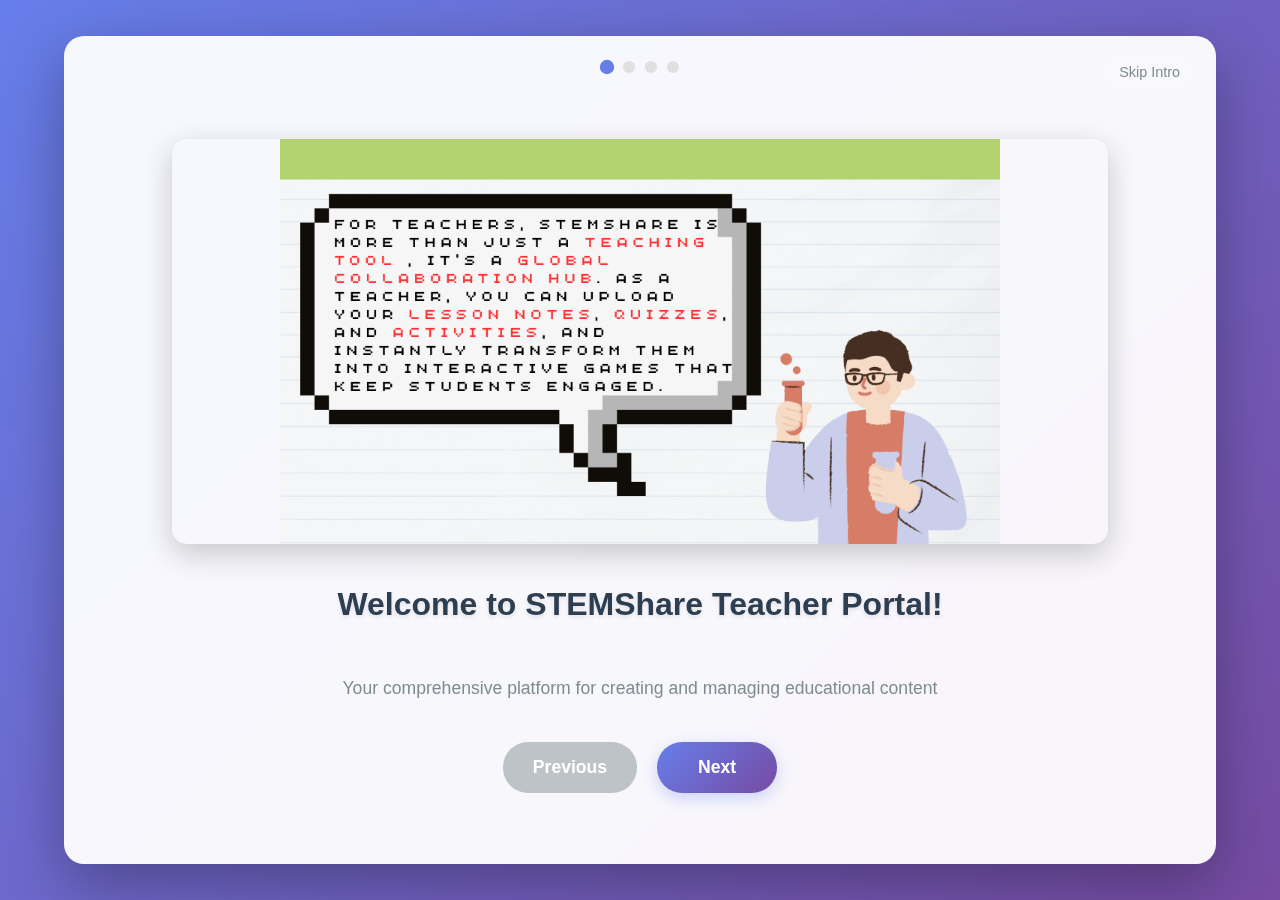
<file: teacher-introduction.html>
<!DOCTYPE html>
<html lang="en">
<head>
    <meta charset="UTF-8">
    <meta name="viewport" content="width=device-width, initial-scale=1.0">
    <title>Welcome to STEMShare - Teacher Introduction</title>
    <style>
        body {
            margin: 0;
            padding: 0;
            font-family: 'Segoe UI', Tahoma, Geneva, Verdana, sans-serif;
            background: linear-gradient(135deg, #667eea 0%, #764ba2 100%);
            min-height: 100vh;
            display: flex;
            align-items: center;
            justify-content: center;
        }

        .introduction-container {
            background: rgba(255, 255, 255, 0.95);
            border-radius: 20px;
            box-shadow: 0 20px 60px rgba(0, 0, 0, 0.3);
            padding: 20px;
            max-width: 95%;
            width: 95%;
            text-align: center;
            position: relative;
            backdrop-filter: blur(10px);
            height: 95vh;
            display: flex;
            flex-direction: column;
            justify-content: center;
            box-sizing: border-box;
        }

        .introduction-image {
            width: 100%;
            max-width: 90%;
            height: auto;
            max-height: 50vh;
            object-fit: contain;
            border-radius: 15px;
            box-shadow: 0 10px 30px rgba(0, 0, 0, 0.2);
            transition: transform 0.3s ease;
        }

        .introduction-image:hover {
            transform: scale(1.02);
        }

        .introduction-title {
            font-size: 2em;
            font-weight: 700;
            color: #2c3e50;
            margin-bottom: 15px;
            text-shadow: 0 2px 4px rgba(0, 0, 0, 0.1);
        }

        .introduction-subtitle {
            font-size: 1.1em;
            color: #7f8c8d;
            margin-bottom: 20px;
            line-height: 1.5;
        }

        .navigation-buttons {
            display: flex;
            justify-content: center;
            gap: 20px;
        }

        .nav-btn {
            background: linear-gradient(135deg, #667eea 0%, #764ba2 100%);
            color: white;
            border: none;
            padding: 15px 30px;
            border-radius: 25px;
            font-size: 1.1em;
            font-weight: 600;
            cursor: pointer;
            transition: all 0.3s ease;
            box-shadow: 0 5px 15px rgba(102, 126, 234, 0.3);
            min-width: 120px;
        }

        .nav-btn:hover {
            transform: translateY(-3px);
            box-shadow: 0 8px 25px rgba(102, 126, 234, 0.4);
        }

        .nav-btn:disabled {
            background: #bdc3c7;
            cursor: not-allowed;
            transform: none;
            box-shadow: none;
        }

        .lets-go-btn {
            background: linear-gradient(135deg, #00b894 0%, #00cec9 100%);
            font-size: 1.2em;
            padding: 18px 40px;
            min-width: 150px;
        }

        .lets-go-btn:hover {
            box-shadow: 0 8px 25px rgba(0, 184, 148, 0.4);
        }

        .progress-indicator {
            display: flex;
            justify-content: center;
            gap: 10px;
            margin-bottom: 20px;
        }

        .content-wrapper {
            flex: 1;
            display: flex;
            flex-direction: column;
            justify-content: center;
            align-items: center;
            gap: 20px;
        }

        .progress-dot {
            width: 12px;
            height: 12px;
            border-radius: 50%;
            background: #e0e0e0;
            transition: all 0.3s ease;
        }

        .progress-dot.active {
            background: #667eea;
            transform: scale(1.2);
        }

        .skip-intro {
            position: absolute;
            top: 20px;
            right: 20px;
            background: rgba(255, 255, 255, 0.2);
            color: #7f8c8d;
            border: none;
            padding: 8px 16px;
            border-radius: 20px;
            font-size: 0.9em;
            cursor: pointer;
            transition: all 0.3s ease;
        }

        .skip-intro:hover {
            background: rgba(255, 255, 255, 0.3);
            color: #2c3e50;
        }

        @media (max-width: 768px) {
            .introduction-container {
                padding: 20px 15px;
                margin: 10px;
                height: 95vh;
                width: 98%;
                max-width: 98%;
            }

            .content-wrapper {
                gap: 15px;
            }

            .introduction-image {
                max-width: 95%;
                max-height: 50vh;
            }

            .introduction-title {
                font-size: 1.8em;
                margin-bottom: 0;
            }

            .introduction-subtitle {
                font-size: 1em;
                margin-bottom: 0;
            }

            .navigation-buttons {
                flex-direction: column;
                align-items: center;
                gap: 15px;
            }

            .nav-btn {
                width: 180px;
                padding: 12px 24px;
                font-size: 1em;
            }

            .progress-indicator {
                margin-bottom: 20px;
            }
        }

        /* Large screens - maximize image size */
        @media (min-width: 1200px) {
            .introduction-container {
                max-width: 90%;
                padding: 25px;
                height: 92vh;
            }

            .introduction-image {
                max-width: 85%;
                max-height: 45vh;
            }
        }

        /* Medium screens - balanced layout */
        @media (min-width: 769px) and (max-width: 1199px) {
            .introduction-container {
                max-width: 92%;
                padding: 25px;
                height: 93vh;
            }

            .introduction-image {
                max-width: 88%;
                max-height: 48vh;
            }
        }

        .fade-in {
            animation: fadeIn 0.5s ease-in;
        }

        @keyframes fadeIn {
            from {
                opacity: 0;
                transform: translateY(20px);
            }
            to {
                opacity: 1;
                transform: translateY(0);
            }
        }
    </style>
</head>
<body>
    <div class="introduction-container fade-in">
        <button class="skip-intro" onclick="skipIntroduction()">Skip Intro</button>
        
        <div class="progress-indicator">
            <div class="progress-dot active" id="dot1"></div>
            <div class="progress-dot" id="dot2"></div>
            <div class="progress-dot" id="dot3"></div>
            <div class="progress-dot" id="dot4"></div>
        </div>

        <div class="content-wrapper">
            <img src="teacher1.png" alt="Teacher Introduction Image 1" class="introduction-image" id="introImage">
            
            <h1 class="introduction-title" id="introTitle">Welcome to STEMShare Teacher Portal!</h1>
            <p class="introduction-subtitle" id="introSubtitle">Your comprehensive platform for creating and managing educational content</p>
            
            <div class="navigation-buttons">
                <button class="nav-btn" id="prevBtn" onclick="previousImage()" disabled>Previous</button>
                <button class="nav-btn" id="nextBtn" onclick="nextImage()">Next</button>
                <button class="nav-btn lets-go-btn" id="letsGoBtn" onclick="goToMainPage()" style="display: none;">Let's Go!</button>
            </div>
        </div>
    </div>

    <script>
        let currentImageIndex = 0;
        const totalImages = 4;
        
        const introductionData = [
            {
                image: 'teacher1.png',
                title: 'Welcome to STEMShare Teacher Portal!',
                subtitle: 'Your comprehensive platform for creating and managing educational content'
            },
            {
                image: 'teacher2.png',
                title: 'Create Engaging Content',
                subtitle: 'Upload educational materials, create interactive lessons, and share resources with your students'
            },
            {
                image: 'teacher3.png',
                title: 'Monitor Student Progress',
                subtitle: 'Track student performance, view analytics, and provide personalized feedback'
            },
            {
                image: 'teacher4.png',
                title: 'Collaborate and Innovate',
                subtitle: 'Connect with other educators, share best practices, and discover new teaching methods'
            }
        ];

        function updateIntroduction() {
            const data = introductionData[currentImageIndex];
            
            // Update image
            document.getElementById('introImage').src = data.image;
            document.getElementById('introTitle').textContent = data.title;
            document.getElementById('introSubtitle').textContent = data.subtitle;
            
            // Update progress dots
            document.querySelectorAll('.progress-dot').forEach((dot, index) => {
                dot.classList.toggle('active', index === currentImageIndex);
            });
            
            // Update navigation buttons
            document.getElementById('prevBtn').disabled = currentImageIndex === 0;
            document.getElementById('nextBtn').style.display = currentImageIndex === totalImages - 1 ? 'none' : 'inline-block';
            document.getElementById('letsGoBtn').style.display = currentImageIndex === totalImages - 1 ? 'inline-block' : 'none';
            
            // Add fade-in animation
            const container = document.querySelector('.introduction-container');
            container.classList.remove('fade-in');
            void container.offsetWidth; // Trigger reflow
            container.classList.add('fade-in');
        }

        function nextImage() {
            if (currentImageIndex < totalImages - 1) {
                currentImageIndex++;
                updateIntroduction();
            }
        }

        function previousImage() {
            if (currentImageIndex > 0) {
                currentImageIndex--;
                updateIntroduction();
            }
        }

        function goToMainPage() {
            // Store that the user has seen the introduction
            localStorage.setItem('hasSeenTeacherIntroduction', 'true');
            // Redirect to the main teacher page
            window.location.href = 'teacher.html';
        }

        function skipIntroduction() {
            // Store that the user has seen the introduction
            localStorage.setItem('hasSeenTeacherIntroduction', 'true');
            // Redirect to the main teacher page
            window.location.href = 'teacher.html';
        }

        // Keyboard navigation
        document.addEventListener('keydown', function(event) {
            if (event.key === 'ArrowRight' || event.key === ' ') {
                event.preventDefault();
                if (currentImageIndex < totalImages - 1) {
                    nextImage();
                } else {
                    goToMainPage();
                }
            } else if (event.key === 'ArrowLeft') {
                event.preventDefault();
                previousImage();
            } else if (event.key === 'Escape') {
                event.preventDefault();
                skipIntroduction();
            }
        });

        // Initialize the introduction
        updateIntroduction();
    </script>
</body>
</html>
</file>
